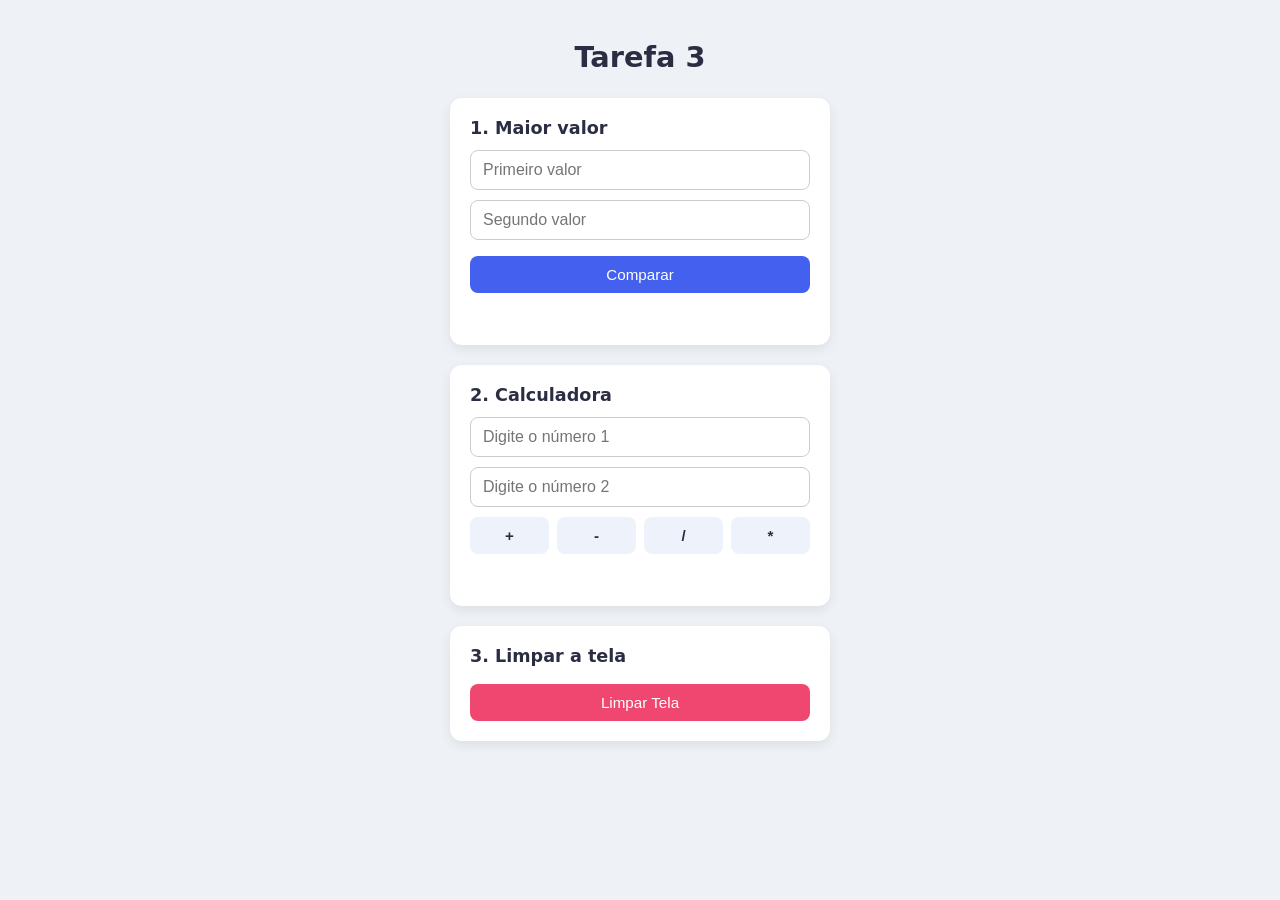
<file: 2º Semestre/Desenvolvimento Web/3ª Semana/index.html>
<!DOCTYPE html>
<html lang="pt-BR">
<head>
    <meta charset="UTF-8">
    <meta name="viewport" content="width=device-width, initial-scale=1.0">

    <title>Tarefa 3</title>

    <link rel="stylesheet" href="style.css">
</head>

<body>

    <h1>Tarefa 3</h1>

    <form>

        <div class="card">
            <h2>1. Maior valor</h2>

            <input type="number" id="valor1" placeholder="Primeiro valor">
            <input type="number" id="valor2" placeholder="Segundo valor">

            <button type="button" id="btnComparar">
                Comparar
            </button>

            <p id="resultadoComparar"></p>
        </div>


        <div class="calculadora">
            <h2>2. Calculadora</h2>

            <input type="number" id="numero1" placeholder="Digite o número 1">
            <input type="number" id="numero2" placeholder="Digite o número 2">

            <div class="operacoes">
                <button type="button" data-op="+">+</button>
                <button type="button" data-op="-">-</button>
                <button type="button" data-op="/">/</button>
                <button type="button" data-op="*">*</button>
            </div>

            <p id="resultado"></p>
        </div>


        <div class="card">
            <h2>3. Limpar a tela</h2>

            <button type="reset" id="btnLimpar">
                Limpar Tela
            </button>
        </div>

    </form>

    <script src="script.js"></script>

</body>
</html>
</file>
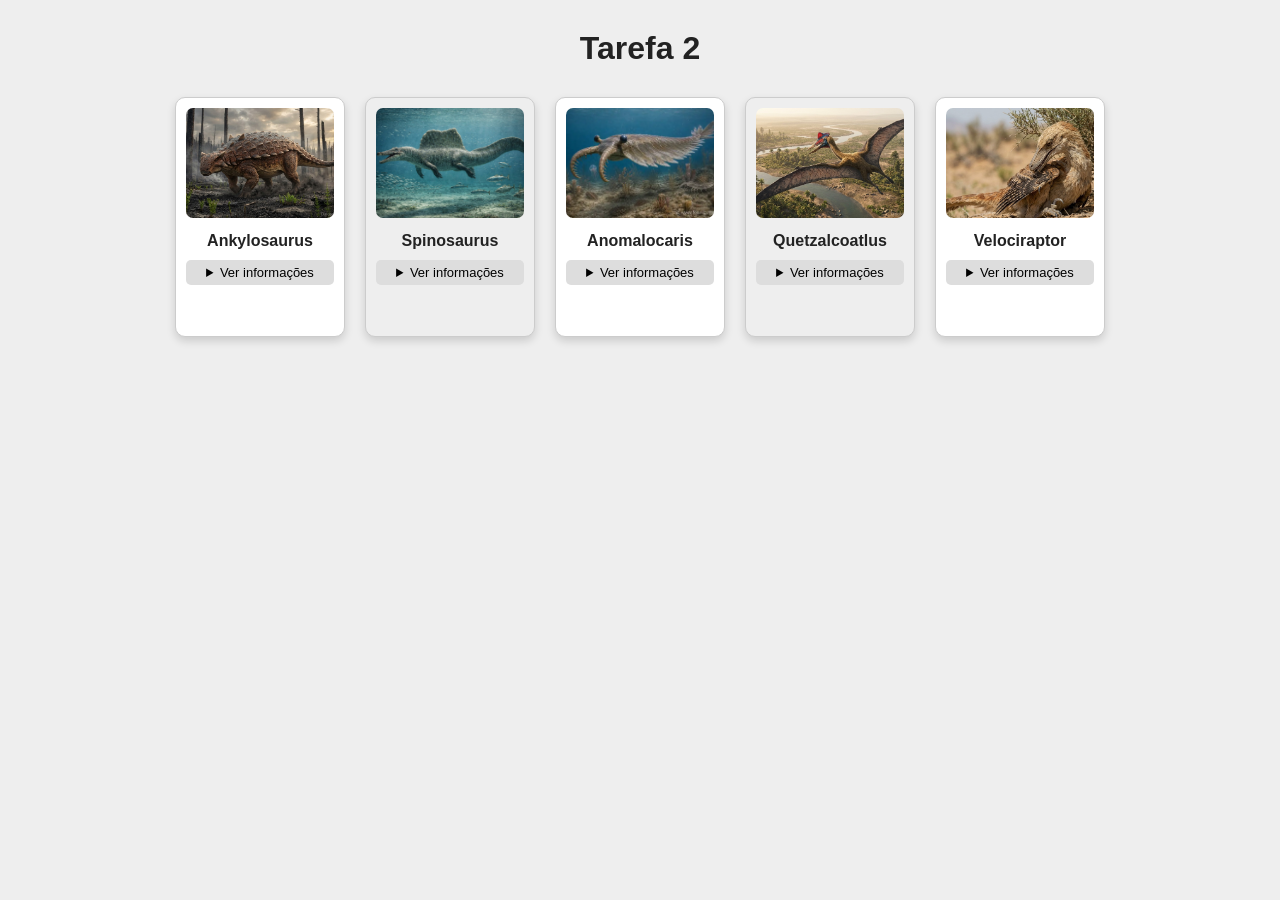
<file: 2º Semestre/Desenvolvimento Web/2ª Semana/html/index.html>
<!doctype html>
<html lang="en">
  <head>
    <meta charset="UTF-8" />

    <meta
      name="viewport"
      content="width=device-width, initial-scale=1.0"
    />

    <link rel="stylesheet" href="../style/index.css" />

    <title>Tarefa 2-Index</title>
  </head>

  <body>
    <div class="container">

      <h1 class="header">Tarefa 2</h1>

      <div class="containerCard">

        <!-- CARD 1 -->
        <div class="card">

          <img
            src="../imagem/Ankylosaurus.jpg"
            alt="ANKYLOSAURUS"
          />

          <h2>Ankylosaurus</h2>

          <details>
            <summary>Ver informações</summary>

            <p>
              Informações sobre o Ankylosaurus.
            </p>
          </details>

        </div>


        <!-- CARD 2 -->
        <div class="card">

          <img
            src="../imagem/spimming-spinosaurus.jpg"
            alt="SPINOSSAURUS"
          />

          <h2>Spinosaurus</h2>

          <details>
            <summary>Ver informações</summary>

            <p>
              Informações sobre o Spinosaurus.
            </p>
          </details>

        </div>


        <!-- CARD 3 -->
        <div class="card">

          <img
            src="../imagem/anomalocaris.webp"
            alt="ANOMALOCARIS"
          />

          <h2>Anomalocaris</h2>

          <details>
            <summary>Ver informações</summary>

            <p>
              Informações sobre o Anomalocaris.
            </p>
          </details>

        </div>


        <!-- CARD 4 -->
        <div class="card">

          <img
            src="../imagem/Quetzalcoatlus_62ead9db.jpg"
            alt="QUETZALCOATLUS"
          />

          <h2>Quetzalcoatlus</h2>

          <details>
            <summary>Ver informações</summary>

            <p>
              Informações sobre o Quetzalcoatlus.
            </p>
          </details>

        </div>


        <!-- CARD 5 -->
        <div class="card">

          <img
            src="../imagem/Velociraptor.jpg"
            alt="VELOCIRAPTOR"
          />

          <h2>Velociraptor</h2>

          <details>
            <summary>Ver informações</summary>

            <p>
              Informações sobre o Velociraptor.
            </p>
          </details>
          
        </div>

      </div>

    </div>
  </body>
</html>
</file>
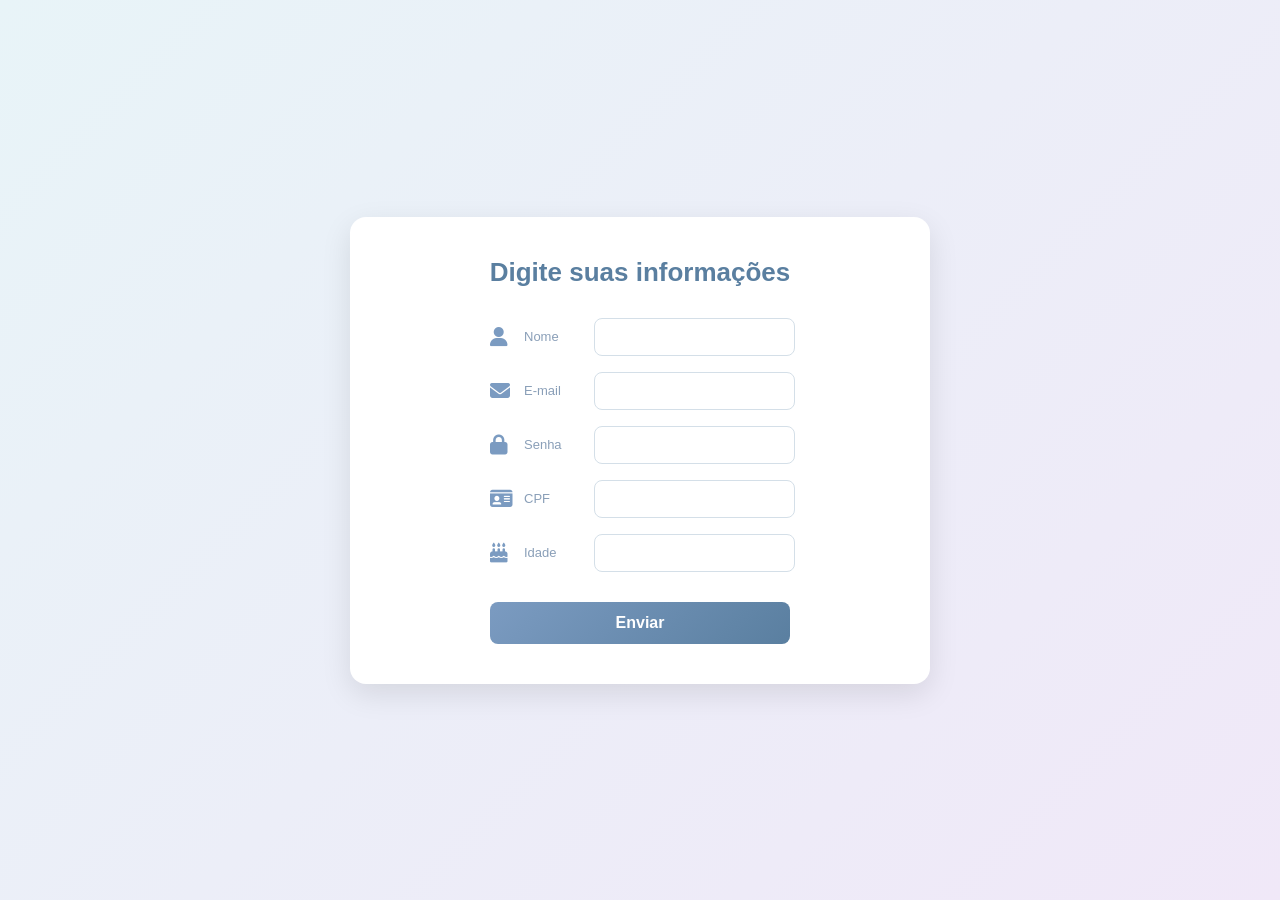
<file: 2º Semestre/Desenvolvimento Web/5ª Semana/code/index.html>
<!DOCTYPE html>
<html lang="pt-BR">
<head>
    <meta charset="UTF-8">
    <meta name="viewport" content="width=device-width, initial-scale=1.0">
    <link rel="stylesheet" href="https://cdnjs.cloudflare.com/ajax/libs/font-awesome/6.5.1/css/all.min.css"/>
    <link rel="stylesheet" href="style.css">
    <title>Formulário Dinâmico</title>
</head>
<body>
    <div class="container" id="container">
        <h1>Digite suas informações</h1>
        <form id="ask-data">

        </form>
        <button class="btn-send" type="submit" form="ask-data">Enviar</button>
    </div>

    <script src="script.js" defer></script>
</body>
</html>
</file>
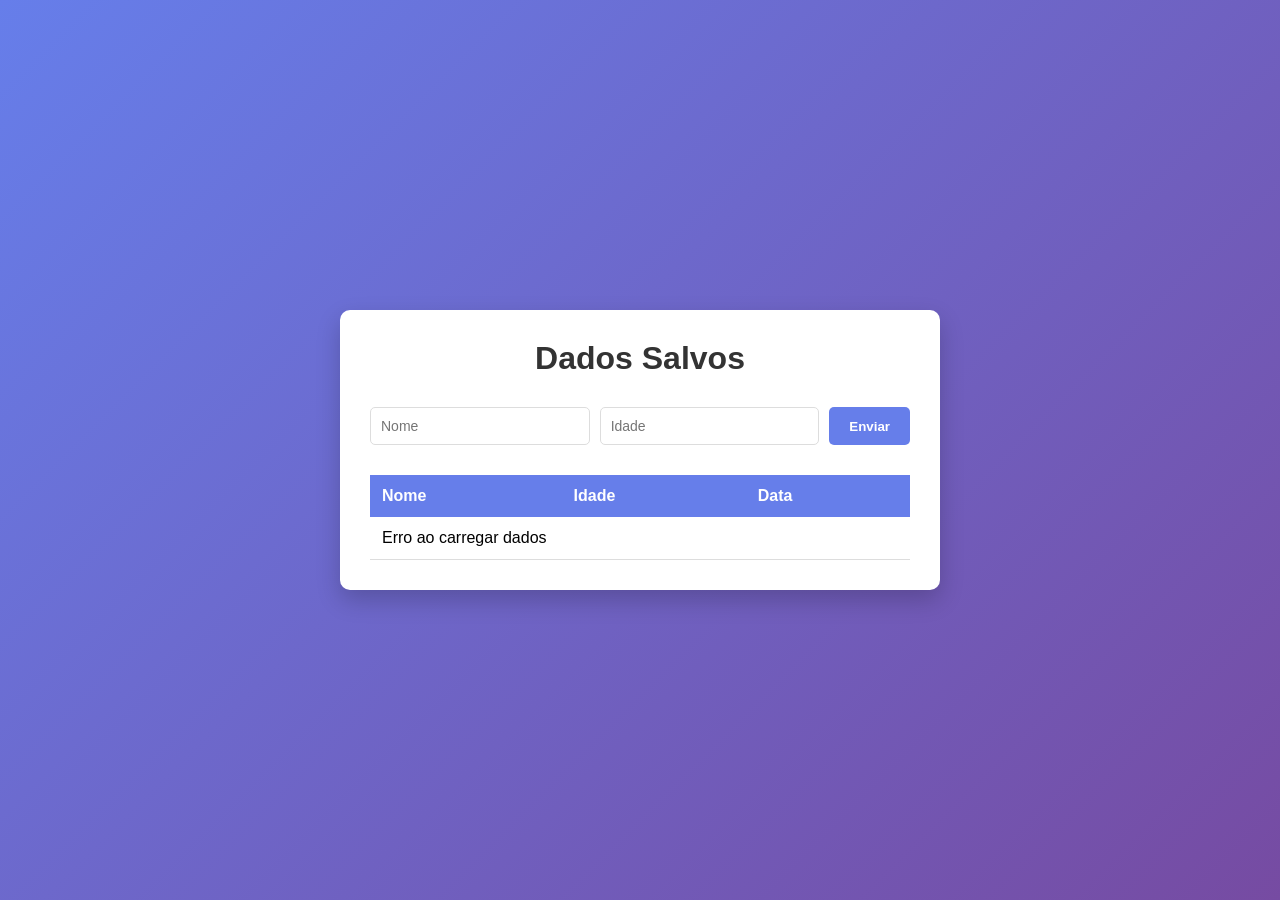
<file: 2º Semestre/Desenvolvimento Web/6ª Semana/code/index.html>
<!DOCTYPE html>
<html lang="pt-BR">
<head>
    <meta charset="UTF-8">
    <meta name="viewport" content="width=device-width, initial-scale=1.0">
    <title>Ler e Mostrar Dados</title>
    <link rel="stylesheet" href="style.css">
</head>
<body>
    <div class="container">
        <h1>Dados Salvos</h1>
        
        <div class="formulario">
            <input type="text" id="inptNome" placeholder="Nome">
            <input type="text" id="inptIdade" placeholder="Idade">
            <button id="btnEnviar">Enviar</button>
        </div>

        <table id="tabela">
            <thead>
                <tr>
                    <th>Nome</th>
                    <th>Idade</th>
                    <th>Data</th>
                </tr>
            </thead>
            <tbody id="corpo">
            </tbody>
        </table>
    </div>
    <script src="script.js"></script>
</body>
</html>
</file>
<file: 2º Semestre/Desenvolvimento Web/3ª Semana/style.css>
* {
    margin: 0;
    padding: 0;
    box-sizing: border-box;
}

body {
    font-family: 'Segoe UI', system-ui, sans-serif;

    background-color: #eef1f5;
    color: #2b2d42;

    display: flex;
    flex-direction: column;
    align-items: center;

    padding: 40px 20px;
}

h1 {
    margin-bottom: 24px;
    font-size: 1.8rem;
}

form {
    width: 100%;
    max-width: 380px;

    display: flex;
    flex-direction: column;

    gap: 20px;
}

.card,
.calculadora {
    background-color: #ffffff;

    border-radius: 12px;

    padding: 20px;

    box-shadow: 0 4px 12px rgba(0, 0, 0, 0.08);
}

.card h2,
.calculadora h2 {
    font-size: 1.1rem;
    margin-bottom: 12px;
}

input[type="number"] {
    width: 100%;

    padding: 10px 12px;
    margin-bottom: 10px;

    border: 1px solid #ccc;
    border-radius: 8px;

    font-size: 1rem;
}

input[type="number"]:focus {
    outline: none;
    border-color: #4361ee;
}

button {
    cursor: pointer;

    border: none;
    border-radius: 8px;

    font-size: 0.95rem;
}

#btnComparar,
#btnLimpar {
    width: 100%;

    padding: 10px;
    margin-top: 6px;

    background-color: #4361ee;
    color: white;
}

#btnComparar:hover {
    background-color: #3448c5;
}

#btnLimpar {
    background-color: #ef476f;
}

#btnLimpar:hover {
    background-color: #d63e60;
}

.calculadora {
    display: flex;
    flex-direction: column;
}

.operacoes {
    display: flex;
    gap: 8px;
}

.operacoes button {
    flex: 1;

    padding: 10px 0;

    background-color: #edf2fb;
    color: #2b2d42;

    font-weight: bold;
}

.operacoes button:hover {
    background-color: #d9e2f7;
}


p[id^="resultado"] {
    margin-top: 12px;

    font-weight: 600;
    font-size: 1.05rem;

    min-height: 1.2em;
}
</file>
<file: 2º Semestre/Desenvolvimento Web/2ª Semana/style/index.css>
* {
    margin: 0;
    padding: 0;
    box-sizing: border-box;
}

body {
    font-family: Arial, Helvetica, sans-serif;
    background-color: #eeeeee;
}

.container {
    width: 100%;
    min-height: 100vh;
    padding: 30px;
}

.header {
    text-align: center;
    margin-bottom: 30px;

    font-size: 32px;
    color: #222222;
}


.containerCard {
    display: flex;
    justify-content: center;
    gap: 20px;
    flex-wrap: wrap;
}

.card {
    width: 170px;
    min-height: 240px;

    border: 1px solid #cccccc;
    border-radius: 10px;

    padding: 10px;

    background-color: white;

    box-shadow: 0 4px 8px rgba(0, 0, 0, 0.15);

    transition: 0.3s;
}

.card img {
    width: 100%;
    height: 110px;

    object-fit: cover;

    border-radius: 7px;
}

.card h2 {
    font-size: 16px;

    margin-top: 10px;
    margin-bottom: 10px;

    text-align: center;

    color: #222222;
}

.card details {
    margin-top: 8px;
}

.card summary {
    font-size: 13px;

    cursor: pointer;

    padding: 5px;

    border-radius: 5px;

    background-color: #dddddd;

    text-align: center;
}

.card p {
    font-size: 12px;

    margin-top: 10px;

    line-height: 1.4;

    color: #444444;
}

.card:nth-child(even) {
    background-color: #eeeeee;
}

.card:nth-child(odd) {
    background-color: white;
}

.card:hover {
    transform: translateY(-8px);

    box-shadow: 0 8px 16px rgba(0, 0, 0, 0.25);
}
</file>
<file: 2º Semestre/Desenvolvimento Web/5ª Semana/code/style.css>
* {
  margin: 0;
}

body {
  display: flex;
  justify-content: center;
  align-items: center;
  height: 100vh;
  background: linear-gradient(135deg, #e8f4f8 0%, #f0e8f8 100%);
  font-family: "Segoe UI", Tahoma, Geneva, Verdana, sans-serif;
}

.container {
  width: 500px;
  background: white;
  border-radius: 16px;
  box-shadow: 0 10px 30px rgba(0, 0, 0, 0.1);
  padding: 40px;
  display: flex;
  flex-direction: column;
  align-items: center;
  gap: 20px;
}
.container h1 {
  color: #5a7fa0;
  font-size: 26px;
  margin-bottom: 10px;
}
.container form {
  width: 100%;
  display: flex;
  flex-direction: column;
  align-items: center;
  gap: 16px;
}
.container [class^=send-] {
  width: 100%;
  max-width: 300px;
  display: flex;
  align-items: center;
  gap: 10px;
}
.container i {
  color: #7b9bc1;
  font-size: 20px;
  min-width: 24px;
}
.container label {
  color: #8a9fb8;
  font-size: 13px;
  font-weight: 500;
  min-width: 60px;
}
.container input {
  flex: 1;
  padding: 10px 12px;
  border: 1px solid #d4dfe8;
  border-radius: 8px;
  font-size: 14px;
  transition: all 0.3s;
}
.container input:focus {
  outline: none;
  border-color: #7b9bc1;
  box-shadow: 0 0 0 2px rgba(123, 155, 193, 0.1);
}
.container input:hover {
  border-color: #b5c8da;
}
.container .btn-send {
  width: 100%;
  max-width: 300px;
  padding: 12px;
  background: linear-gradient(135deg, #7b9bc1 0%, #5a7fa0 100%);
  color: white;
  border: none;
  border-radius: 8px;
  font-size: 16px;
  font-weight: 600;
  cursor: pointer;
  transition: all 0.3s;
  margin-top: 10px;
}
.container .btn-send:hover {
  transform: translateY(-2px);
  box-shadow: 0 8px 16px rgba(123, 155, 193, 0.3);
}
.container .btn-send:active {
  transform: translateY(0);
}
</file>
<file: 2º Semestre/Desenvolvimento Web/6ª Semana/code/style.css>
* {
    margin: 0;
    padding: 0;
    box-sizing: border-box;
}

body {
    font-family: Arial, sans-serif;
    background: linear-gradient(135deg, #667eea 0%, #764ba2 100%);
    min-height: 100vh;
    display: flex;
    justify-content: center;
    align-items: center;
    padding: 20px;
}

.container {
    background: white;
    padding: 30px;
    border-radius: 10px;
    box-shadow: 0 10px 25px rgba(0, 0, 0, 0.2);
    max-width: 600px;
    width: 100%;
}

h1 {
    text-align: center;
    margin-bottom: 30px;
    color: #333;
}

.formulario {
    display: flex;
    gap: 10px;
    margin-bottom: 30px;
}

input {
    flex: 1;
    padding: 10px;
    border: 1px solid #ddd;
    border-radius: 5px;
    font-size: 14px;
}

button {
    padding: 10px 20px;
    background-color: #667eea;
    color: white;
    border: none;
    border-radius: 5px;
    cursor: pointer;
    font-weight: bold;
}

button:hover {
    background-color: #764ba2;
}

table {
    width: 100%;
    border-collapse: collapse;
}

th {
    background-color: #667eea;
    color: white;
    padding: 12px;
    text-align: left;
    font-weight: bold;
}

td {
    padding: 12px;
    border-bottom: 1px solid #ddd;
}

tbody tr:nth-child(even) {
    background-color: #f9f9f9;
}

tbody tr:hover {
    background-color: #f5f5f5;
}
</file>
